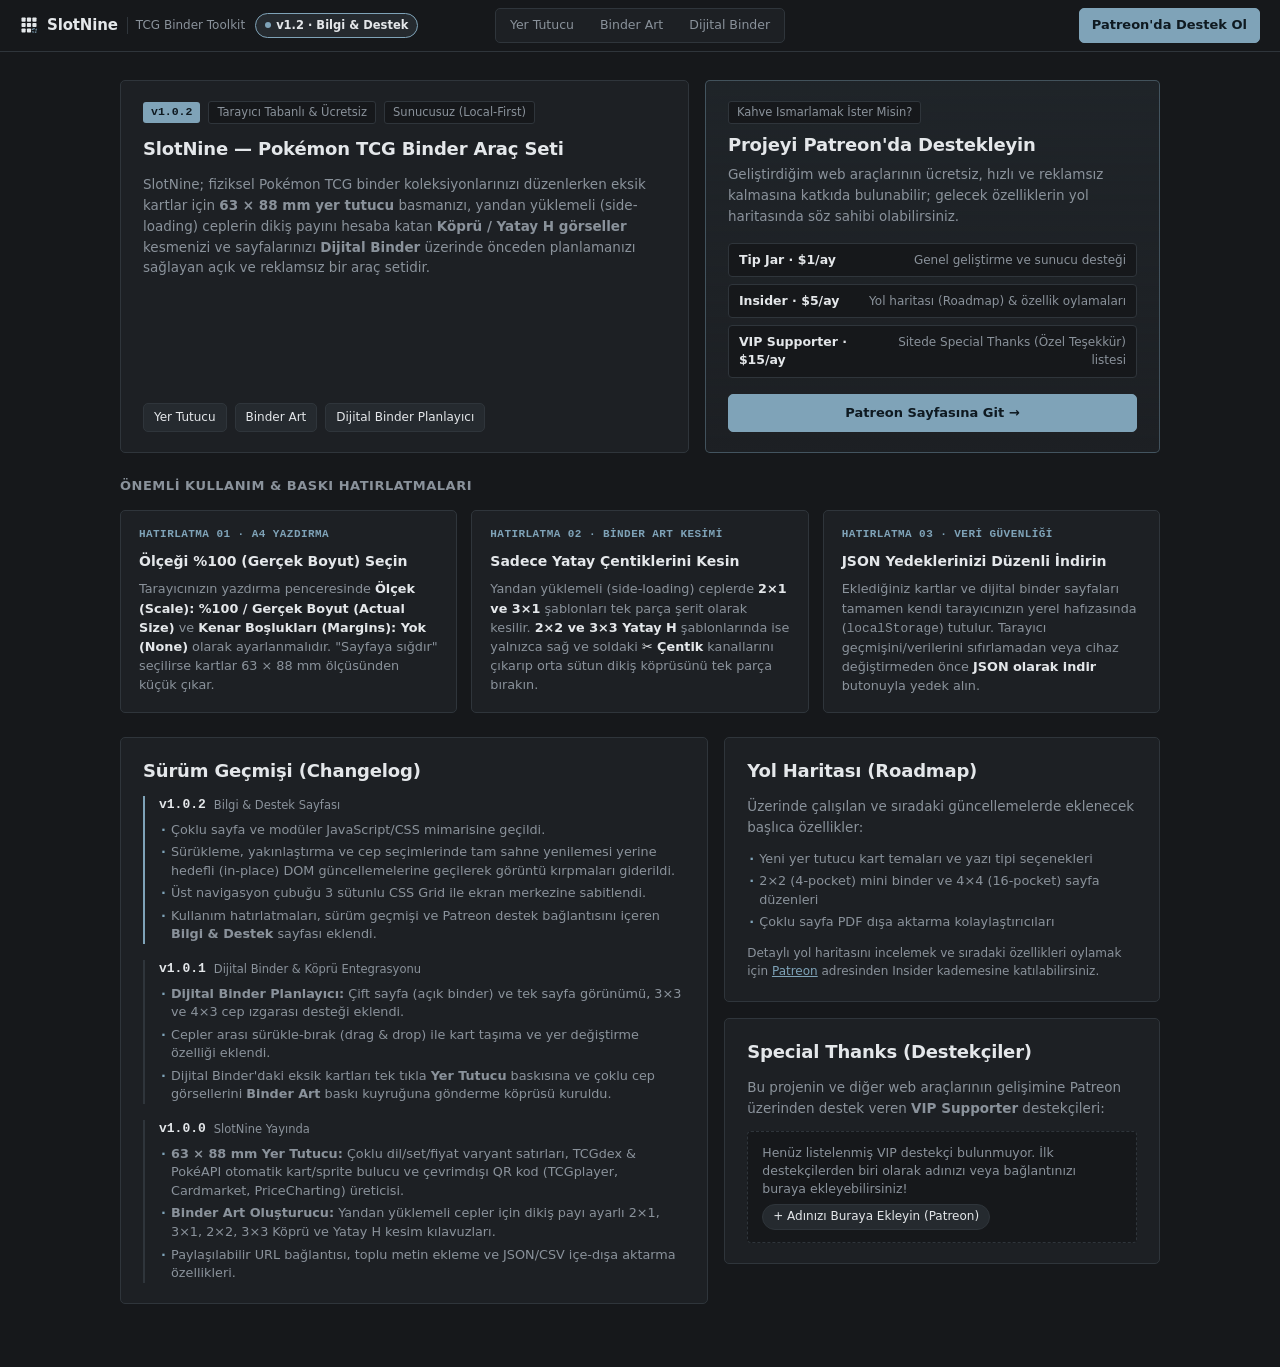
<file: info.html>
<!DOCTYPE html>
<html lang="tr">
<head>
  <meta charset="UTF-8" />
  <meta name="viewport" content="width=device-width, initial-scale=1.0" />
  <title>SlotNine — Bilgi, Sürüm Notları &amp; Destek</title>
  <meta name="description" content="SlotNine kullanım hatırlatmaları, sürüm geçmişi (changelog), yol haritası ve Patreon destek sayfası." />
  <meta name="theme-color" content="#16181b" />
  <link rel="icon" type="image/svg+xml" href="assets/favicon.svg" />
  <link rel="stylesheet" href="css/base.css" />
  <link rel="stylesheet" href="css/layout.css" />
  <link rel="stylesheet" href="css/info.css" />
</head>
<body>
  <header class="app-header no-print">
    <div class="header-left">
      <a href="index.html" class="brand-lockup">
        <svg class="brand-logo" viewBox="0 0 24 24" width="18" height="18" fill="none" aria-hidden="true">
          <rect x="2" y="2" width="5.5" height="5.5" rx="1" fill="currentColor"/>
          <rect x="9.25" y="2" width="5.5" height="5.5" rx="1" fill="currentColor"/>
          <rect x="16.5" y="2" width="5.5" height="5.5" rx="1" fill="currentColor"/>
          <rect x="2" y="9.25" width="5.5" height="5.5" rx="1" fill="currentColor"/>
          <rect x="9.25" y="9.25" width="5.5" height="5.5" rx="1" fill="currentColor"/>
          <rect x="16.5" y="9.25" width="5.5" height="5.5" rx="1" fill="currentColor"/>
          <rect x="2" y="16.5" width="5.5" height="5.5" rx="1" fill="currentColor"/>
          <rect x="9.25" y="16.5" width="5.5" height="5.5" rx="1" fill="currentColor"/>
          <rect x="17" y="17" width="4.5" height="4.5" rx="0.8" stroke="#7fa3b8" stroke-width="1.6" stroke-dasharray="2 1.5"/>
        </svg>
        <h1>SlotNine</h1>
        <span class="brand-sub">TCG Binder Toolkit</span>
      </a>
      <a href="info.html" class="version-pill active" aria-current="page">v1.2 · Bilgi &amp; Destek</a>
    </div>

    <nav class="tool-switcher" aria-label="Araç seçimi">
      <a href="index.html" class="tool-tab">Yer Tutucu</a>
      <a href="binder-art.html" class="tool-tab">Binder Art</a>
      <a href="digital-binder.html" class="tool-tab">Dijital Binder</a>
    </nav>

    <div class="header-actions">
      <a href="https://www.patreon.com/" target="_blank" rel="noopener noreferrer" class="btn btn-primary">Patreon'da Destek Ol</a>
    </div>
  </header>

  <main class="info-page">
    <section class="info-hero-grid">
      <div class="info-card">
        <div class="info-badge-row">
          <span class="info-version-tag">v1.0.2</span>
          <span class="info-meta-tag">Tarayıcı Tabanlı &amp; Ücretsiz</span>
          <span class="info-meta-tag">Sunucusuz (Local-First)</span>
        </div>
        <h2>SlotNine — Pokémon TCG Binder Araç Seti</h2>
        <p>
          SlotNine; fiziksel Pokémon TCG binder koleksiyonlarınızı düzenlerken eksik kartlar için <strong>63 × 88 mm yer tutucu</strong> basmanızı, yandan yüklemeli (side-loading) ceplerin dikiş payını hesaba katan <strong>Köprü / Yatay H görseller</strong> kesmenizi ve sayfalarınızı <strong>Dijital Binder</strong> üzerinde önceden planlamanızı sağlayan açık ve reklamsız bir araç setidir.
        </p>
        <div class="info-quick-links">
          <a href="index.html" class="btn btn-sm">Yer Tutucu</a>
          <a href="binder-art.html" class="btn btn-sm">Binder Art</a>
          <a href="digital-binder.html" class="btn btn-sm">Dijital Binder Planlayıcı</a>
        </div>
      </div>

      <div class="info-card info-card-patreon">
        <div>
          <div class="info-badge-row">
            <span class="info-meta-tag">Kahve Ismarlamak İster Misin?</span>
          </div>
          <h2 class="info-patreon-heading">Projeyi Patreon'da Destekleyin</h2>
          <p class="info-patreon-lead">
            Geliştirdiğim web araçlarının ücretsiz, hızlı ve reklamsız kalmasına katkıda bulunabilir; gelecek özelliklerin yol haritasında söz sahibi olabilirsiniz.
          </p>
        </div>

        <div class="patreon-tier-mini-list">
          <div class="patreon-tier-mini">
            <span class="patreon-tier-name">Tip Jar · $1/ay</span>
            <span class="patreon-tier-desc">Genel geliştirme ve sunucu desteği</span>
          </div>
          <div class="patreon-tier-mini">
            <span class="patreon-tier-name">Insider · $5/ay</span>
            <span class="patreon-tier-desc">Yol haritası (Roadmap) &amp; özellik oylamaları</span>
          </div>
          <div class="patreon-tier-mini">
            <span class="patreon-tier-name">VIP Supporter · $15/ay</span>
            <span class="patreon-tier-desc">Sitede Special Thanks (Özel Teşekkür) listesi</span>
          </div>
        </div>

        <a href="https://www.patreon.com/cw/woahboi/membership" target="_blank" rel="noopener noreferrer" class="btn btn-patreon">
          Patreon Sayfasına Git →
        </a>
      </div>
    </section>

    <h2 class="info-section-title">Önemli Kullanım &amp; Baskı Hatırlatmaları</h2>
    <section class="reminders-grid">
      <article class="reminder-card">
        <span class="reminder-step">Hatırlatma 01 · A4 Yazdırma</span>
        <h3>Ölçeği %100 (Gerçek Boyut) Seçin</h3>
        <p>
          Tarayıcınızın yazdırma penceresinde <strong>Ölçek (Scale): %100 / Gerçek Boyut (Actual Size)</strong> ve <strong>Kenar Boşlukları (Margins): Yok (None)</strong> olarak ayarlanmalıdır. "Sayfaya sığdır" seçilirse kartlar 63 × 88 mm ölçüsünden küçük çıkar.
        </p>
      </article>

      <article class="reminder-card">
        <span class="reminder-step">Hatırlatma 02 · Binder Art Kesimi</span>
        <h3>Sadece Yatay Çentiklerini Kesin</h3>
        <p>
          Yandan yüklemeli (side-loading) ceplerde <strong>2×1 ve 3×1</strong> şablonları tek parça şerit olarak kesilir. <strong>2×2 ve 3×3 Yatay H</strong> şablonlarında ise yalnızca sağ ve soldaki <strong>✂ Çentik</strong> kanallarını çıkarıp orta sütun dikiş köprüsünü tek parça bırakın.
        </p>
      </article>

      <article class="reminder-card">
        <span class="reminder-step">Hatırlatma 03 · Veri Güvenliği</span>
        <h3>JSON Yedeklerinizi Düzenli İndirin</h3>
        <p>
          Eklediğiniz kartlar ve dijital binder sayfaları tamamen kendi tarayıcınızın yerel hafızasında (<code>localStorage</code>) tutulur. Tarayıcı geçmişini/verilerini sıfırlamadan veya cihaz değiştirmeden önce <strong>JSON olarak indir</strong> butonuyla yedek alın.
        </p>
      </article>
    </section>

    <section class="info-bottom-grid">
      <div class="info-card">
        <h2>Sürüm Geçmişi (Changelog)</h2>
        <div class="changelog-list">
          <div class="changelog-entry latest">
            <div class="changelog-head">
              <span class="changelog-ver">v1.0.2</span>
              <span class="changelog-date">Bilgi &amp; Destek Sayfası</span>
            </div>
            <ul class="changelog-items">
              <li>Çoklu sayfa ve modüler JavaScript/CSS mimarisine geçildi.</li>
              <li>Sürükleme, yakınlaştırma ve cep seçimlerinde tam sahne yenilemesi yerine hedefli (in-place) DOM güncellemelerine geçilerek görüntü kırpmaları giderildi.</li>
              <li>Üst navigasyon çubuğu 3 sütunlu CSS Grid ile ekran merkezine sabitlendi.</li>
              <li>Kullanım hatırlatmaları, sürüm geçmişi ve Patreon destek bağlantısını içeren <strong>Bilgi &amp; Destek</strong> sayfası eklendi.</li>
            </ul>
          </div>

          <div class="changelog-entry">
            <div class="changelog-head">
              <span class="changelog-ver">v1.0.1</span>
              <span class="changelog-date">Dijital Binder &amp; Köprü Entegrasyonu</span>
            </div>
            <ul class="changelog-items">
              <li><strong>Dijital Binder Planlayıcı:</strong> Çift sayfa (açık binder) ve tek sayfa görünümü, 3×3 ve 4×3 cep ızgarası desteği eklendi.</li>
              <li>Cepler arası sürükle-bırak (drag &amp; drop) ile kart taşıma ve yer değiştirme özelliği eklendi.</li>
              <li>Dijital Binder'daki eksik kartları tek tıkla <strong>Yer Tutucu</strong> baskısına ve çoklu cep görsellerini <strong>Binder Art</strong> baskı kuyruğuna gönderme köprüsü kuruldu.</li>
            </ul>
          </div>

          <div class="changelog-entry">
            <div class="changelog-head">
              <span class="changelog-ver">v1.0.0</span>
              <span class="changelog-date">SlotNine Yayında</span>
            </div>
            <ul class="changelog-items">
              <li><strong>63 × 88 mm Yer Tutucu:</strong> Çoklu dil/set/fiyat varyant satırları, TCGdex &amp; PokéAPI otomatik kart/sprite bulucu ve çevrimdışı QR kod (TCGplayer, Cardmarket, PriceCharting) üreticisi.</li>
              <li><strong>Binder Art Oluşturucu:</strong> Yandan yüklemeli cepler için dikiş payı ayarlı 2×1, 3×1, 2×2, 3×3 Köprü ve Yatay H kesim kılavuzları.</li>
              <li>Paylaşılabilir URL bağlantısı, toplu metin ekleme ve JSON/CSV içe-dışa aktarma özellikleri.</li>
            </ul>
          </div>
        </div>
      </div>

      <div class="info-side-stack">
        <div class="info-card">
          <h2>Yol Haritası (Roadmap)</h2>
          <p>
            Üzerinde çalışılan ve sıradaki güncellemelerde eklenecek başlıca özellikler:
          </p>
          <ul class="changelog-items">
            <li>Yeni yer tutucu kart temaları ve yazı tipi seçenekleri</li>
            <li>2×2 (4-pocket) mini binder ve 4×4 (16-pocket) sayfa düzenleri</li>
            <li>Çoklu sayfa PDF dışa aktarma kolaylaştırıcıları</li>
          </ul>
          <p class="info-roadmap-note">
            Detaylı yol haritasını incelemek ve sıradaki özellikleri oylamak için <a href="https://www.patreon.com/cw/woahboi" target="_blank" rel="noopener noreferrer" class="info-inline-link">Patreon</a> adresinden Insider kademesine katılabilirsiniz.
          </p>
        </div>

        <div class="info-card">
          <h2>Special Thanks (Destekçiler)</h2>
          <p>
            Bu projenin ve diğer web araçlarının gelişimine Patreon üzerinden destek veren <strong>VIP Supporter</strong> destekçileri:
          </p>
          <div class="supporters-box">
            <span>Henüz listelenmiş VIP destekçi bulunmuyor. İlk destekçilerden biri olarak adınızı veya bağlantınızı buraya ekleyebilirsiniz!</span>
            <div class="supporters-list">
              <a href="https://www.patreon.com/cw/woahboi/membership" target="_blank" rel="noopener noreferrer" class="supporter-pill">+ Adınızı Buraya Ekleyin (Patreon)</a>
            </div>
          </div>
        </div>
      </div>
    </section>
  </main>
</body>
</html>
</file>
<file: css/base.css>
@view-transition {
  navigation: auto;
}

:root {
  --bg: #16181b;
  --bg-preview: #101214;
  --surface: #1d2024;
  --surface-2: #252a2f;
  --border: #2f353b;
  --text: #e4e7ea;
  --muted: #8a929b;
  --accent: #7fa3b8;
  --accent-strong: #6c91a7;
  --accent-ink: #0f1a21;
  --danger: #d98080;
  --radius: 5px;
  --preview-zoom: 0.85;
  --font: system-ui, -apple-system, "Segoe UI", Roboto, "Helvetica Neue", Arial, sans-serif;
  --font-num: ui-monospace, "SF Mono", Menlo, Consolas, monospace;
}

* {
  box-sizing: border-box;
  margin: 0;
  padding: 0;
}

body {
  font-family: var(--font);
  background: var(--bg);
  color: var(--text);
  font-size: 14px;
  line-height: 1.45;
  min-height: 100vh;
  display: flex;
  flex-direction: column;
}

.hidden {
  display: none !important;
}

.noscript-msg {
  padding: 16px;
}

.btn {
  display: inline-flex;
  align-items: center;
  justify-content: center;
  font-family: inherit;
  font-size: 13px;
  font-weight: 500;
  padding: 7px 12px;
  border-radius: var(--radius);
  border: 1px solid var(--border);
  background: var(--surface-2);
  color: var(--text);
  cursor: pointer;
  list-style: none;
  white-space: nowrap;
  text-decoration: none;
}

.btn::-webkit-details-marker {
  display: none;
}

.btn:hover:not(:disabled) {
  border-color: #444b53;
  background: #2b3138;
}

.btn:disabled {
  opacity: 0.45;
  cursor: not-allowed;
}

.btn-primary {
  background: var(--accent);
  border-color: var(--accent);
  color: var(--accent-ink);
  font-weight: 600;
}

.btn-primary:hover:not(:disabled) {
  background: var(--accent-strong);
  border-color: var(--accent-strong);
}

.btn-sm {
  padding: 5px 10px;
  font-size: 12px;
}

.btn-block {
  width: 100%;
  padding: 9px 12px;
  margin-top: 12px;
}

.btn-block-compact {
  margin-top: 6px;
}

.btn-text {
  background: none;
  border: none;
  color: var(--muted);
  font-size: 12px;
  cursor: pointer;
  text-decoration: underline;
}

.btn-text:hover {
  color: var(--text);
}

.btn-text.danger-text:hover {
  color: var(--danger);
}

.icon-btn {
  background: none;
  border: none;
  color: var(--muted);
  font-size: 12px;
  padding: 3px 6px;
  border-radius: 3px;
  cursor: pointer;
}

.icon-btn:hover:not(:disabled) {
  background: var(--surface-2);
  color: var(--text);
}

.icon-btn.danger:hover {
  color: var(--danger);
}

.form-group {
  display: flex;
  flex-direction: column;
  gap: 4px;
  margin-bottom: 10px;
  position: relative;
}

.form-row.two-col {
  display: grid;
  grid-template-columns: 1fr 1fr;
  gap: 10px;
}

.form-group label {
  font-size: 12px;
  color: var(--muted);
}

.req {
  color: var(--accent);
}

.helper-text {
  font-size: 11.5px;
  color: var(--muted);
  margin-top: 2px;
  line-height: 1.35;
}

.input-with-action {
  display: flex;
  gap: 6px;
}

.input-with-action > input,
.name-input-wrap {
  flex: 1;
  min-width: 0;
}

input[type="text"],
input[type="url"],
input[type="number"],
select,
textarea {
  width: 100%;
  background: var(--bg);
  border: 1px solid var(--border);
  color: var(--text);
  padding: 7px 9px;
  border-radius: var(--radius);
  font-family: inherit;
  font-size: 13px;
}

input[type="number"] {
  font-family: var(--font-num);
}

input::placeholder,
textarea::placeholder {
  color: #5b636b;
}

input:focus,
select:focus,
textarea:focus {
  outline: none;
  border-color: var(--accent);
}

.checkbox-row {
  display: flex;
  align-items: center;
  gap: 8px;
  font-size: 12.5px;
  padding: 3px 0;
  cursor: pointer;
  color: var(--text);
}

.checkbox-row input {
  accent-color: var(--accent);
}

.slider-label-row {
  display: flex;
  align-items: center;
  justify-content: space-between;
}

.slider-actions {
  display: flex;
  align-items: center;
  gap: 8px;
  font-size: 12px;
  color: var(--muted);
  font-family: var(--font-num);
}

input[type="range"] {
  accent-color: var(--accent);
}

.file-upload-btn {
  flex: 1;
}

.file-upload-btn.auto-width {
  flex: 0 0 auto;
}

.form-error {
  margin-top: 10px;
  padding: 8px 10px;
  border: 1px solid #6a3b3b;
  background: #2a1c1c;
  color: #e6b0b0;
  border-radius: var(--radius);
  font-size: 12px;
}

details > summary {
  cursor: pointer;
  list-style: none;
  color: var(--muted);
  font-size: 12px;
}

details > summary::-webkit-details-marker {
  display: none;
}

details.settings > summary::before {
  content: "+ ";
}

details.settings[open] > summary::before {
  content: "− ";
}

details > summary:hover {
  color: var(--text);
}

details.settings {
  padding: 18px 0;
}

details.settings > summary {
  font-size: 13px;
  font-weight: 600;
  color: var(--text);
}

.settings-grid {
  display: flex;
  flex-direction: column;
  gap: 6px;
  margin-top: 12px;
}
</file>
<file: css/layout.css>
.app-header {
  display: grid;
  grid-template-columns: 1fr auto 1fr;
  align-items: center;
  gap: 12px;
  padding: 0 20px;
  background: var(--bg);
  border-bottom: 1px solid var(--border);
  position: sticky;
  top: 0;
  z-index: 100;
  height: 52px;
}

.header-left {
  display: flex;
  align-items: center;
  gap: 10px;
  justify-self: start;
  min-width: 0;
}

.brand-lockup {
  display: flex;
  align-items: center;
  gap: 9px;
  color: var(--text);
  text-decoration: none;
  flex-shrink: 0;
}

.brand-logo {
  color: var(--text);
  flex-shrink: 0;
}

.app-header h1 {
  font-size: 15px;
  font-weight: 600;
  letter-spacing: -0.01em;
}

.brand-sub {
  font-size: 12px;
  color: var(--muted);
  padding-left: 8px;
  border-left: 1px solid var(--border);
}

.version-pill {
  display: inline-flex;
  align-items: center;
  gap: 5px;
  font-size: 11.5px;
  font-weight: 500;
  color: var(--muted);
  background: var(--surface);
  border: 1px solid var(--border);
  border-radius: 999px;
  padding: 3px 9px;
  text-decoration: none;
  white-space: nowrap;
  transition: color 0.14s ease, border-color 0.14s ease, background 0.14s ease;
}

.version-pill::before {
  content: "";
  width: 6px;
  height: 6px;
  border-radius: 50%;
  background: var(--accent);
  flex-shrink: 0;
}

.version-pill:hover {
  color: var(--text);
  border-color: var(--accent);
  background: var(--surface-2);
}

.version-pill.active {
  color: var(--text);
  border-color: var(--accent);
  background: var(--surface-2);
  font-weight: 600;
}

@media (max-width: 900px) {
  .brand-sub {
    display: none;
  }
}

.header-actions {
  display: flex;
  align-items: center;
  gap: 8px;
  justify-self: end;
}

.tool-switcher {
  display: inline-flex;
  justify-self: center;
  background: var(--surface);
  border: 1px solid var(--border);
  border-radius: var(--radius);
  padding: 2px;
  gap: 2px;
}

.tool-tab {
  background: none;
  border: none;
  color: var(--muted);
  font-family: inherit;
  font-size: 12.5px;
  font-weight: 500;
  padding: 5px 12px;
  border-radius: 3px;
  cursor: pointer;
  text-decoration: none;
  display: inline-flex;
  align-items: center;
}

.tool-tab:hover {
  color: var(--text);
}

.tool-tab.active {
  background: var(--surface-2);
  color: var(--text);
  font-weight: 600;
}

.menu {
  position: relative;
}

.btn-menu {
  gap: 6px;
  color: var(--text);
  font-size: 13px;
}

.menu-chevron {
  color: var(--muted);
  transition: transform 0.16s ease, color 0.16s ease;
}

.menu[open] > .btn-menu {
  background: #2b3138;
  border-color: #4b535c;
  color: var(--text);
}

.menu[open] .menu-chevron {
  transform: rotate(180deg);
  color: var(--text);
}

.menu-list {
  position: absolute;
  right: 0;
  top: calc(100% + 6px);
  min-width: 210px;
  background: var(--surface);
  border: 1px solid var(--border);
  border-radius: var(--radius);
  padding: 4px;
  display: flex;
  flex-direction: column;
  z-index: 200;
  box-shadow: 0 8px 24px rgba(0, 0, 0, 0.45);
}

.menu-list button,
.menu-file {
  background: none;
  border: none;
  color: var(--text);
  font: inherit;
  font-size: 13px;
  text-align: left;
  padding: 7px 10px;
  border-radius: 3px;
  cursor: pointer;
}

.menu-list button:hover,
.menu-file:hover {
  background: var(--surface-2);
}

.menu-list .danger {
  color: var(--danger);
}

.app-workspace {
  display: grid;
  grid-template-columns: 410px 1fr;
  flex: 1;
  min-height: calc(100vh - 52px);
}

@media (max-width: 1100px) {
  .app-workspace {
    grid-template-columns: 1fr;
  }
}

.sidebar {
  border-right: 1px solid var(--border);
  padding: 0 20px 24px;
  overflow-y: auto;
  max-height: calc(100vh - 52px);
}

@media (max-width: 1100px) {
  .sidebar {
    max-height: none;
    border-right: none;
    border-bottom: 1px solid var(--border);
  }
}

.panel {
  padding: 18px 0;
  border-bottom: 1px solid var(--border);
}

.panel:last-child {
  border-bottom: none;
}

.panel-header {
  display: flex;
  align-items: baseline;
  justify-content: space-between;
  margin-bottom: 12px;
}

.panel-header h2 {
  font-size: 13px;
  font-weight: 600;
}

.panel-header-links {
  display: flex;
  align-items: center;
  gap: 10px;
}

.count {
  color: var(--muted);
  font-weight: 400;
  margin-left: 6px;
  font-size: 12px;
}

.card-list-sidebar {
  display: flex;
  flex-direction: column;
  max-height: 300px;
  overflow-y: auto;
}

.sidebar-card-item {
  display: flex;
  align-items: center;
  justify-content: space-between;
  gap: 8px;
  padding: 7px 6px;
  border-bottom: 1px solid var(--border);
}

.sidebar-card-item:last-child {
  border-bottom: none;
}

.sidebar-card-item.editing {
  background: var(--surface-2);
}

.sidebar-card-info {
  min-width: 0;
  flex: 1;
  cursor: pointer;
}

.sidebar-card-title {
  font-size: 13px;
  font-weight: 500;
  white-space: nowrap;
  overflow: hidden;
  text-overflow: ellipsis;
}

.sidebar-card-meta {
  font-size: 11.5px;
  color: var(--muted);
  white-space: nowrap;
  overflow: hidden;
  text-overflow: ellipsis;
  margin-top: 1px;
}

.sidebar-card-actions {
  display: flex;
  gap: 2px;
}

.empty-sidebar-msg {
  color: var(--muted);
  font-size: 12px;
  padding: 8px 0;
}

.disclaimer {
  padding: 16px 0 0;
  font-size: 11px;
  color: var(--muted);
  line-height: 1.5;
}

.lookup-dropdown {
  background: var(--surface);
  border: 1px solid var(--border);
  border-radius: var(--radius);
  margin-top: 4px;
  max-height: 210px;
  overflow-y: auto;
  box-shadow: 0 6px 20px rgba(0, 0, 0, 0.45);
  z-index: 50;
}

.lookup-item {
  display: flex;
  align-items: center;
  justify-content: space-between;
  gap: 8px;
  width: 100%;
  text-align: left;
  background: none;
  border: none;
  border-bottom: 1px solid var(--border);
  color: var(--text);
  padding: 7px 10px;
  font-family: inherit;
  font-size: 12px;
  cursor: pointer;
}

.lookup-item:last-child {
  border-bottom: none;
}

.lookup-item:hover {
  background: var(--surface-2);
}

.lookup-item-left {
  display: flex;
  align-items: center;
  gap: 8px;
  min-width: 0;
}

.lookup-thumb {
  width: 24px;
  height: 33px;
  object-fit: cover;
  border-radius: 2px;
  flex-shrink: 0;
  background: #222;
}

.lookup-item-name {
  font-weight: 600;
  color: var(--text);
}

.lookup-item-meta {
  color: var(--muted);
  font-family: var(--font-num);
  font-size: 11px;
  white-space: nowrap;
}

.lookup-status {
  padding: 8px 10px;
  font-size: 12px;
  color: var(--muted);
}

.modal-backdrop {
  position: fixed;
  inset: 0;
  background: rgba(0, 0, 0, 0.65);
  display: flex;
  align-items: center;
  justify-content: center;
  padding: 16px;
  z-index: 300;
}

.modal-card {
  width: 100%;
  max-width: 560px;
  background: var(--surface);
  border: 1px solid var(--border);
  border-radius: var(--radius);
  padding: 18px 20px;
  box-shadow: 0 12px 36px rgba(0, 0, 0, 0.55);
}

.modal-header {
  display: flex;
  align-items: center;
  justify-content: space-between;
  margin-bottom: 8px;
}

.modal-header h3 {
  font-size: 14px;
  font-weight: 600;
}

.btn-close {
  background: none;
  border: none;
  color: var(--muted);
  font-size: 20px;
  cursor: pointer;
  line-height: 1;
}

.btn-close:hover {
  color: var(--text);
}

.modal-desc {
  font-size: 12px;
  color: var(--muted);
  margin-bottom: 10px;
  line-height: 1.45;
}

.modal-desc code {
  color: var(--text);
  background: var(--bg);
  padding: 1px 5px;
  border-radius: 3px;
  font-family: var(--font-num);
}

.modal-actions {
  display: flex;
  justify-content: flex-end;
  gap: 8px;
  margin-top: 12px;
}

.toast {
  position: fixed;
  bottom: 20px;
  right: 20px;
  background: var(--surface-2);
  color: var(--text);
  border: 1px solid var(--accent);
  padding: 9px 14px;
  border-radius: 5px;
  font-size: 12.5px;
  box-shadow: 0 6px 20px rgba(0, 0, 0, 0.45);
  z-index: 400;
}
</file>
<file: css/info.css>
.info-page {
  width: 100%;
  max-width: 1080px;
  margin: 0 auto;
  padding: 28px 20px 64px;
  display: flex;
  flex-direction: column;
  gap: 24px;
}

.info-hero-grid {
  display: grid;
  grid-template-columns: 1.25fr 1fr;
  gap: 16px;
  align-items: stretch;
}

@media (max-width: 820px) {
  .info-hero-grid {
    grid-template-columns: 1fr;
  }
}

.info-card {
  background: var(--surface);
  border: 1px solid var(--border);
  border-radius: var(--radius);
  padding: 20px 22px;
  display: flex;
  flex-direction: column;
  gap: 12px;
}

.info-card-patreon {
  background: linear-gradient(180deg, rgba(127, 163, 184, 0.09) 0%, var(--surface) 100%);
  border-color: rgba(127, 163, 184, 0.38);
  justify-content: space-between;
}

.info-badge-row {
  display: flex;
  align-items: center;
  gap: 8px;
  flex-wrap: wrap;
}

.info-version-tag {
  font-family: var(--font-num);
  font-size: 11.5px;
  font-weight: 600;
  color: var(--accent-ink);
  background: var(--accent);
  padding: 2px 8px;
  border-radius: 3px;
}

.info-meta-tag {
  font-size: 11.5px;
  color: var(--muted);
  background: var(--bg);
  border: 1px solid var(--border);
  padding: 2px 8px;
  border-radius: 3px;
}

.info-card h2 {
  font-size: 18px;
  font-weight: 600;
  letter-spacing: -0.01em;
  color: var(--text);
}

.info-card p {
  font-size: 13.5px;
  color: var(--muted);
  line-height: 1.55;
}

.info-quick-links {
  display: flex;
  flex-wrap: wrap;
  gap: 8px;
  margin-top: auto;
  padding-top: 6px;
}

.patreon-tier-mini-list {
  display: flex;
  flex-direction: column;
  gap: 7px;
  margin: 4px 0;
}

.patreon-tier-mini {
  display: flex;
  align-items: baseline;
  justify-content: space-between;
  gap: 10px;
  background: var(--bg);
  border: 1px solid var(--border);
  border-radius: 4px;
  padding: 7px 10px;
  font-size: 12.5px;
}

.patreon-tier-name {
  font-weight: 600;
  color: var(--text);
}

.patreon-tier-desc {
  color: var(--muted);
  font-size: 12px;
  text-align: right;
}

.btn-patreon {
  background: var(--accent);
  border-color: var(--accent);
  color: var(--accent-ink);
  font-weight: 600;
  width: 100%;
  padding: 9px 14px;
}

.btn-patreon:hover {
  background: var(--accent-strong);
  border-color: var(--accent-strong);
}

.info-section-title {
  font-size: 13px;
  font-weight: 600;
  text-transform: uppercase;
  letter-spacing: 0.04em;
  color: var(--muted);
  margin-bottom: -10px;
}

.reminders-grid {
  display: grid;
  grid-template-columns: repeat(3, 1fr);
  gap: 14px;
}

@media (max-width: 900px) {
  .reminders-grid {
    grid-template-columns: 1fr;
  }
}

.reminder-card {
  background: var(--surface);
  border: 1px solid var(--border);
  border-radius: var(--radius);
  padding: 16px 18px;
  display: flex;
  flex-direction: column;
  gap: 8px;
}

.reminder-step {
  font-family: var(--font-num);
  font-size: 11px;
  font-weight: 600;
  color: var(--accent);
  text-transform: uppercase;
  letter-spacing: 0.04em;
}

.reminder-card h3 {
  font-size: 14px;
  font-weight: 600;
  color: var(--text);
}

.reminder-card p {
  font-size: 12.8px;
  color: var(--muted);
  line-height: 1.5;
}

.reminder-card strong {
  color: var(--text);
  font-weight: 600;
}

.info-bottom-grid {
  display: grid;
  grid-template-columns: 1.35fr 1fr;
  gap: 16px;
  align-items: start;
}

@media (max-width: 820px) {
  .info-bottom-grid {
    grid-template-columns: 1fr;
  }
}

.changelog-list {
  display: flex;
  flex-direction: column;
  gap: 16px;
}

.changelog-entry {
  border-left: 2px solid var(--border);
  padding-left: 14px;
  display: flex;
  flex-direction: column;
  gap: 6px;
}

.changelog-entry.latest {
  border-left-color: var(--accent);
}

.changelog-head {
  display: flex;
  align-items: center;
  gap: 8px;
}

.changelog-ver {
  font-family: var(--font-num);
  font-size: 13px;
  font-weight: 700;
  color: var(--text);
}

.changelog-date {
  font-size: 11.5px;
  color: var(--muted);
}

.changelog-items {
  list-style: none;
  display: flex;
  flex-direction: column;
  gap: 4px;
  font-size: 12.8px;
  color: var(--muted);
}

.changelog-items li {
  position: relative;
  padding-left: 12px;
  line-height: 1.45;
}

.changelog-items li::before {
  content: "·";
  position: absolute;
  left: 2px;
  color: var(--accent);
  font-weight: 700;
}

.info-side-stack {
  display: flex;
  flex-direction: column;
  gap: 16px;
}

.supporters-box {
  background: var(--bg);
  border: 1px dashed var(--border);
  border-radius: 4px;
  padding: 12px 14px;
  font-size: 12.5px;
  color: var(--muted);
  display: flex;
  flex-direction: column;
  gap: 6px;
}

.supporters-list {
  display: flex;
  flex-wrap: wrap;
  gap: 6px;
}

.supporter-pill {
  background: var(--surface-2);
  border: 1px solid var(--border);
  border-radius: 999px;
  padding: 3px 10px;
  font-size: 12px;
  font-weight: 500;
  color: var(--text);
  text-decoration: none;
}

.info-patreon-heading {
  margin-top: 8px;
}

.info-patreon-lead {
  margin-top: 6px;
}

.info-roadmap-note {
  font-size: 12px !important;
}

.info-inline-link {
  color: var(--accent);
}
</file>
